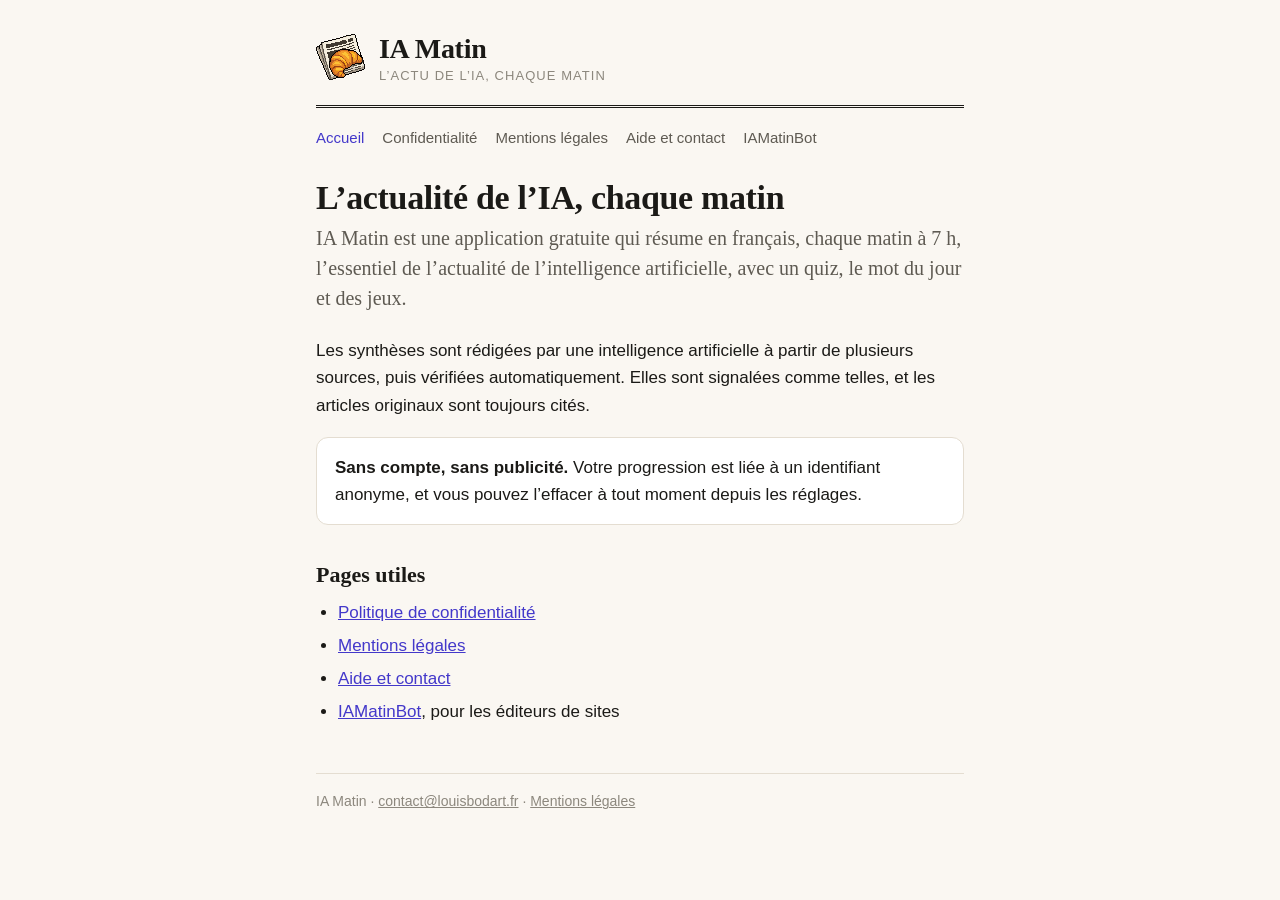
<file: index.html>
<!doctype html>
<html lang="fr">
<head>
  <meta charset="utf-8">
  <meta name="viewport" content="width=device-width, initial-scale=1">
  <title>IA Matin</title>
  <meta name="description" content="IA Matin, l’actualité de l’intelligence artificielle en français, chaque matin.">
  <link rel="icon" href="favicon.png">
  <link rel="stylesheet" href="style.css">
</head>
<body>
  <div class="page">
    <header class="masthead">
      <a href=""><img src="logo.png" alt=""></a>
      <div>
        <a href="" class="brand">IA Matin</a>
        <div class="tagline">L’actu de l’IA, chaque matin</div>
      </div>
    </header>
    <nav aria-label="Pages">
      <a href="" aria-current="page">Accueil</a>
      <a href="confidentialite/">Confidentialité</a>
      <a href="mentions-legales/">Mentions légales</a>
      <a href="support/">Aide et contact</a>
      <a href="bot/">IAMatinBot</a>
    </nav>
    <main>

      <h1>L’actualité de l’IA, chaque matin</h1>
      <p class="lede">IA Matin est une application gratuite qui résume en français, chaque matin à 7 h, l’essentiel de l’actualité de l’intelligence artificielle, avec un quiz, le mot du jour et des jeux.</p>
      <p>Les synthèses sont rédigées par une intelligence artificielle à partir de plusieurs sources, puis vérifiées automatiquement. Elles sont signalées comme telles, et les articles originaux sont toujours cités.</p>
      <div class="box">
        <p><strong>Sans compte, sans publicité.</strong> Votre progression est liée à un identifiant anonyme, et vous pouvez l’effacer à tout moment depuis les réglages.</p>
      </div>
      <h2>Pages utiles</h2>
      <ul>
        <li><a href="confidentialite/">Politique de confidentialité</a></li>
        <li><a href="mentions-legales/">Mentions légales</a></li>
        <li><a href="support/">Aide et contact</a></li>
        <li><a href="bot/">IAMatinBot</a>, pour les éditeurs de sites</li>
      </ul>
    </main>
    <footer>
      IA Matin · <a href="mailto:contact@louisbodart.fr">contact@louisbodart.fr</a> · <a href="mentions-legales/">Mentions légales</a>
    </footer>
  </div>
</body>
</html>
</file>
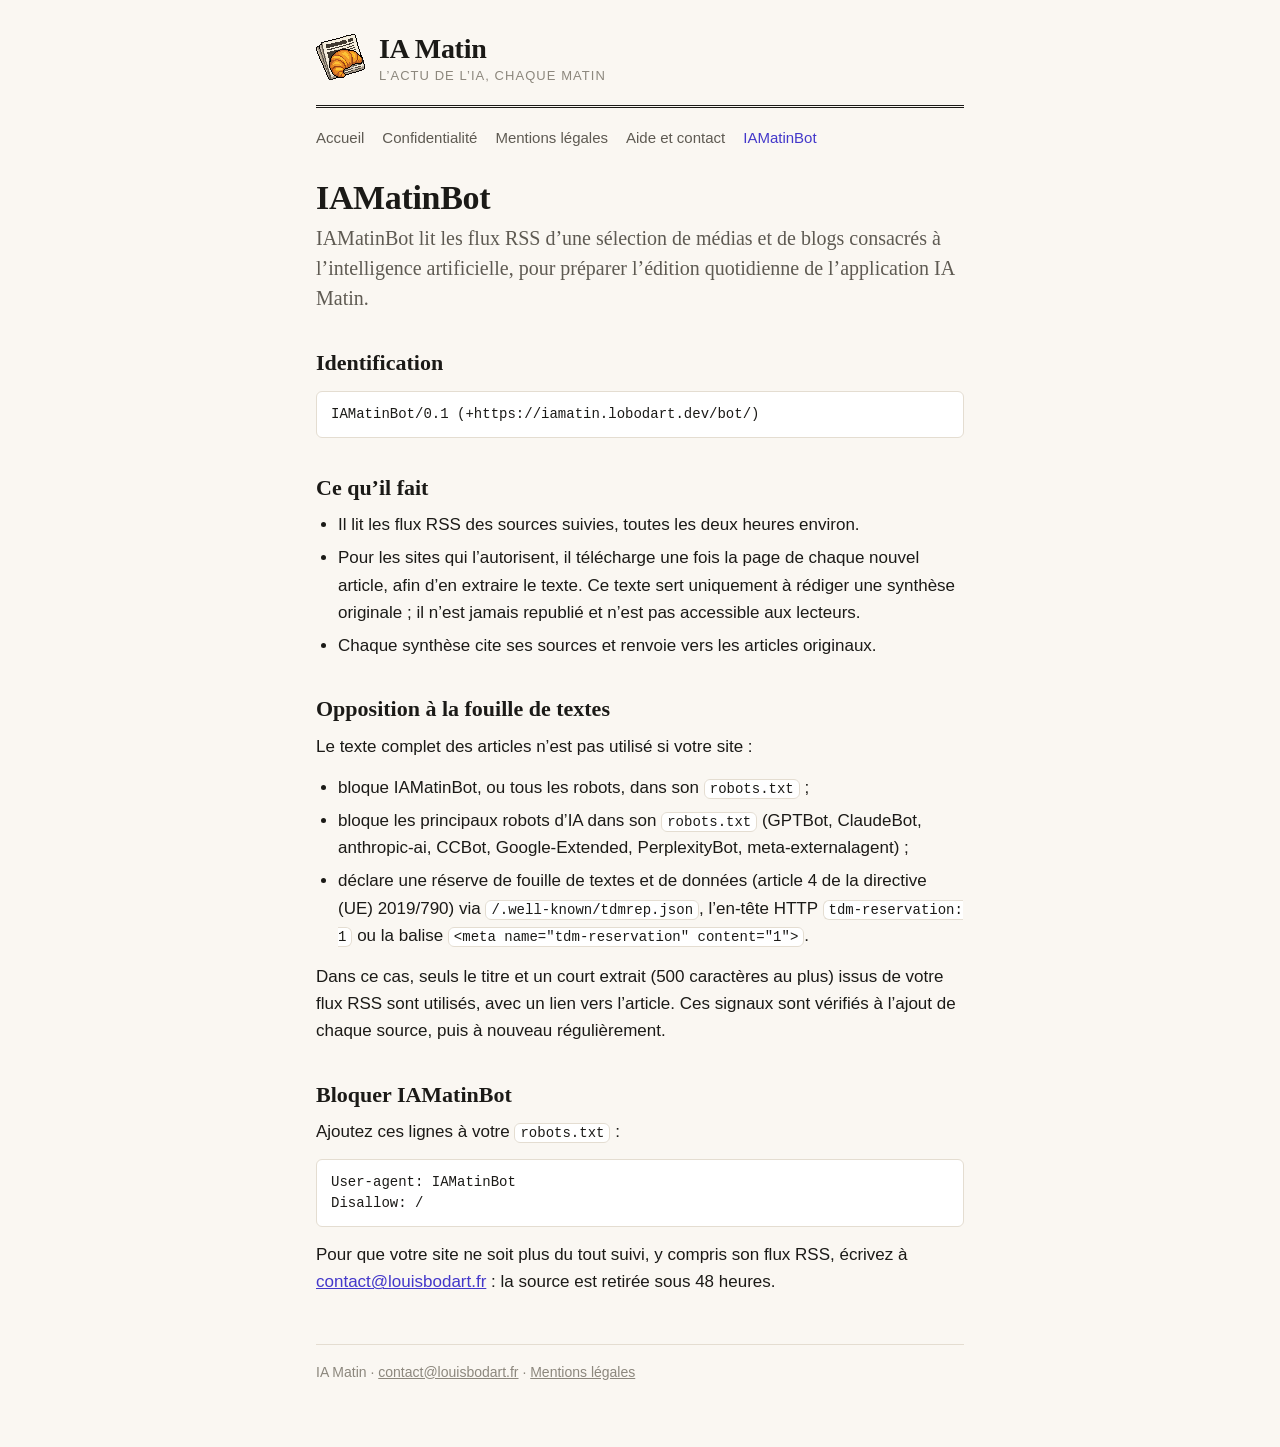
<file: bot/index.html>
<!doctype html>
<html lang="fr">
<head>
  <meta charset="utf-8">
  <meta name="viewport" content="width=device-width, initial-scale=1">
  <title>IAMatinBot · IA Matin</title>
  <meta name="description" content="IAMatinBot, le robot qui lit les flux RSS pour l’application IA Matin, et comment le bloquer.">
  <link rel="icon" href="../favicon.png">
  <link rel="stylesheet" href="../style.css">
</head>
<body>
  <div class="page">
    <header class="masthead">
      <a href="../"><img src="../logo.png" alt=""></a>
      <div>
        <a href="../" class="brand">IA Matin</a>
        <div class="tagline">L’actu de l’IA, chaque matin</div>
      </div>
    </header>
    <nav aria-label="Pages">
      <a href="../">Accueil</a>
      <a href="../confidentialite/">Confidentialité</a>
      <a href="../mentions-legales/">Mentions légales</a>
      <a href="../support/">Aide et contact</a>
      <a href="../bot/" aria-current="page">IAMatinBot</a>
    </nav>
    <main>

      <h1>IAMatinBot</h1>
      <p class="lede">IAMatinBot lit les flux RSS d’une sélection de médias et de blogs consacrés à l’intelligence artificielle, pour préparer l’édition quotidienne de l’application IA Matin.</p>

      <h2>Identification</h2>
      <pre><code>IAMatinBot/0.1 (+https://iamatin.lobodart.dev/bot/)</code></pre>

      <h2>Ce qu’il fait</h2>
      <ul>
        <li>Il lit les flux RSS des sources suivies, toutes les deux heures environ.</li>
        <li>Pour les sites qui l’autorisent, il télécharge une fois la page de chaque nouvel article, afin d’en extraire le texte. Ce texte sert uniquement à rédiger une synthèse originale ; il n’est jamais republié et n’est pas accessible aux lecteurs.</li>
        <li>Chaque synthèse cite ses sources et renvoie vers les articles originaux.</li>
      </ul>

      <h2>Opposition à la fouille de textes</h2>
      <p>Le texte complet des articles n’est pas utilisé si votre site :</p>
      <ul>
        <li>bloque IAMatinBot, ou tous les robots, dans son <code>robots.txt</code> ;</li>
        <li>bloque les principaux robots d’IA dans son <code>robots.txt</code> (GPTBot, ClaudeBot, anthropic-ai, CCBot, Google-Extended, PerplexityBot, meta-externalagent) ;</li>
        <li>déclare une réserve de fouille de textes et de données (article 4 de la directive (UE) 2019/790) via <code>/.well-known/tdmrep.json</code>, l’en-tête HTTP <code>tdm-reservation: 1</code> ou la balise <code>&lt;meta name="tdm-reservation" content="1"&gt;</code>.</li>
      </ul>
      <p>Dans ce cas, seuls le titre et un court extrait (500 caractères au plus) issus de votre flux RSS sont utilisés, avec un lien vers l’article. Ces signaux sont vérifiés à l’ajout de chaque source, puis à nouveau régulièrement.</p>

      <h2>Bloquer IAMatinBot</h2>
      <p>Ajoutez ces lignes à votre <code>robots.txt</code> :</p>
      <pre><code>User-agent: IAMatinBot
Disallow: /</code></pre>
      <p>Pour que votre site ne soit plus du tout suivi, y compris son flux RSS, écrivez à <a href="mailto:contact@louisbodart.fr?subject=IAMatinBot">contact@louisbodart.fr</a> : la source est retirée sous 48 heures.</p>
    </main>
    <footer>
      IA Matin · <a href="mailto:contact@louisbodart.fr">contact@louisbodart.fr</a> · <a href="../mentions-legales/">Mentions légales</a>
    </footer>
  </div>
</body>
</html>
</file>
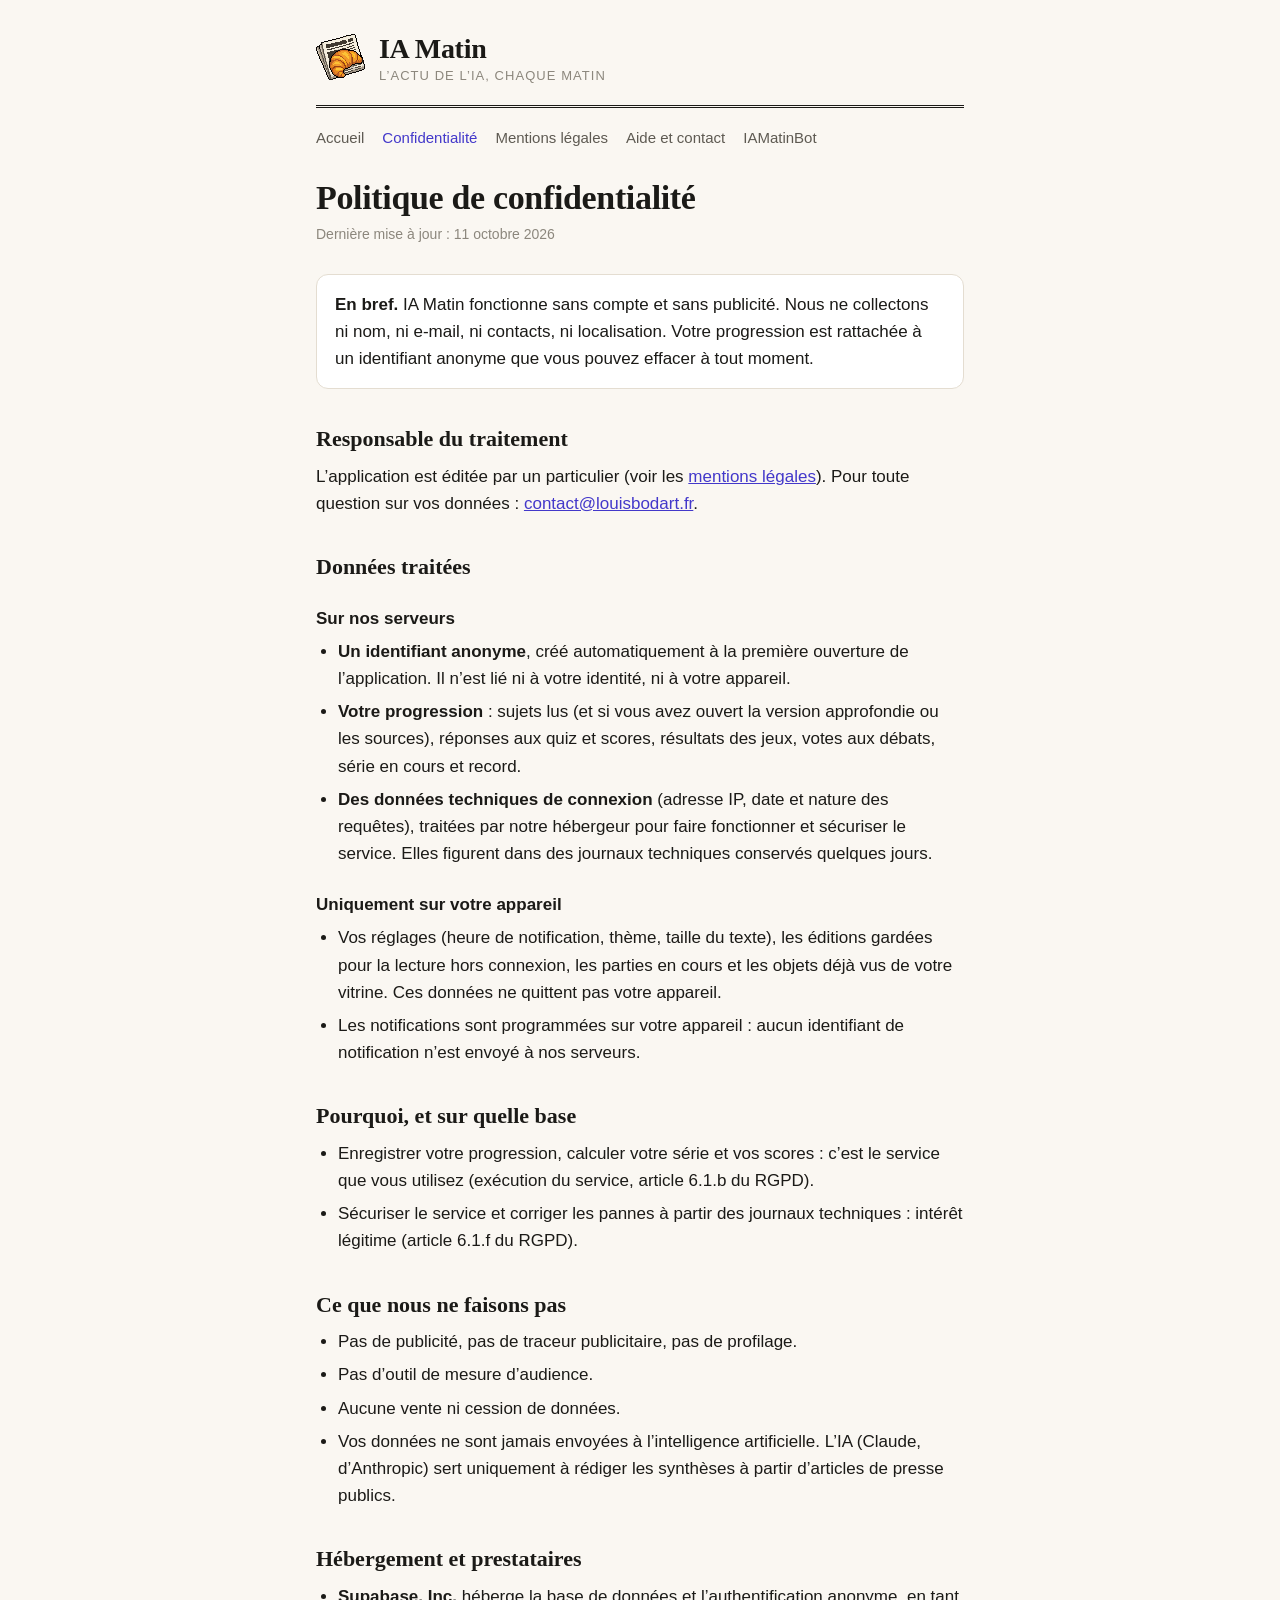
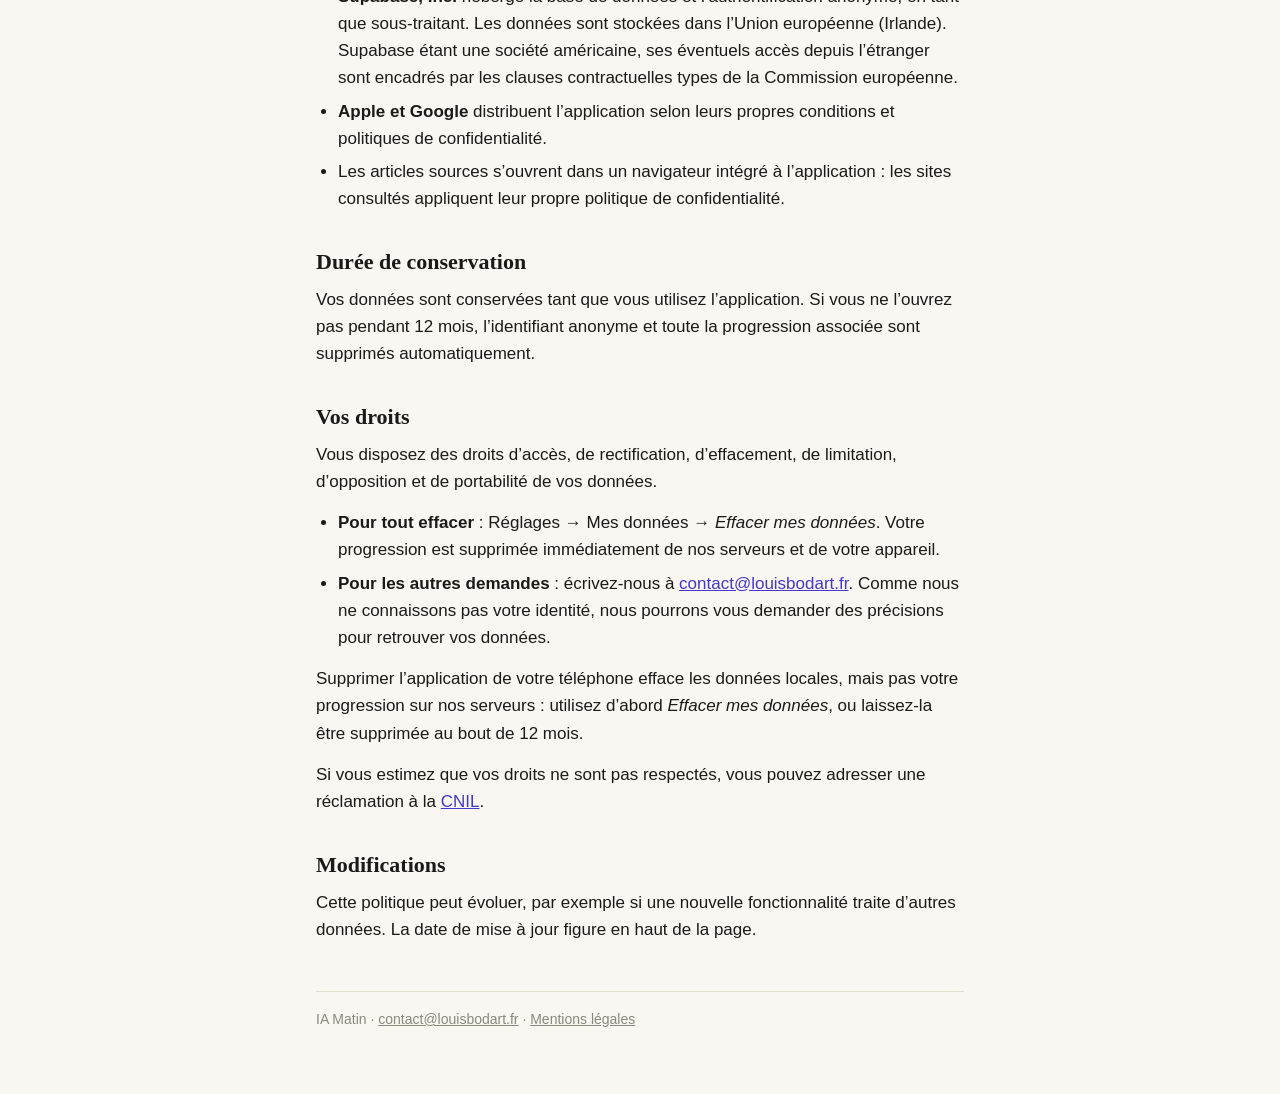
<file: confidentialite/index.html>
<!doctype html>
<html lang="fr">
<head>
  <meta charset="utf-8">
  <meta name="viewport" content="width=device-width, initial-scale=1">
  <title>Confidentialité · IA Matin</title>
  <meta name="description" content="Politique de confidentialité de l’application IA Matin.">
  <link rel="icon" href="../favicon.png">
  <link rel="stylesheet" href="../style.css">
</head>
<body>
  <div class="page">
    <header class="masthead">
      <a href="../"><img src="../logo.png" alt=""></a>
      <div>
        <a href="../" class="brand">IA Matin</a>
        <div class="tagline">L’actu de l’IA, chaque matin</div>
      </div>
    </header>
    <nav aria-label="Pages">
      <a href="../">Accueil</a>
      <a href="../confidentialite/" aria-current="page">Confidentialité</a>
      <a href="../mentions-legales/">Mentions légales</a>
      <a href="../support/">Aide et contact</a>
      <a href="../bot/">IAMatinBot</a>
    </nav>
    <main>

      <h1>Politique de confidentialité</h1>
      <p class="updated">Dernière mise à jour : 11 octobre 2026</p>
      <div class="box">
        <p><strong>En bref.</strong> IA Matin fonctionne sans compte et sans publicité. Nous ne collectons ni nom, ni e-mail, ni contacts, ni localisation. Votre progression est rattachée à un identifiant anonyme que vous pouvez effacer à tout moment.</p>
      </div>

      <h2>Responsable du traitement</h2>
      <p>L’application est éditée par un particulier (voir les <a href="../mentions-legales/">mentions légales</a>). Pour toute question sur vos données : <a href="mailto:contact@louisbodart.fr">contact@louisbodart.fr</a>.</p>

      <h2>Données traitées</h2>
      <h3>Sur nos serveurs</h3>
      <ul>
        <li><strong>Un identifiant anonyme</strong>, créé automatiquement à la première ouverture de l’application. Il n’est lié ni à votre identité, ni à votre appareil.</li>
        <li><strong>Votre progression</strong> : sujets lus (et si vous avez ouvert la version approfondie ou les sources), réponses aux quiz et scores, résultats des jeux, votes aux débats, série en cours et record.</li>
        <li><strong>Des données techniques de connexion</strong> (adresse IP, date et nature des requêtes), traitées par notre hébergeur pour faire fonctionner et sécuriser le service. Elles figurent dans des journaux techniques conservés quelques jours.</li>
      </ul>
      <h3>Uniquement sur votre appareil</h3>
      <ul>
        <li>Vos réglages (heure de notification, thème, taille du texte), les éditions gardées pour la lecture hors connexion, les parties en cours et les objets déjà vus de votre vitrine. Ces données ne quittent pas votre appareil.</li>
        <li>Les notifications sont programmées sur votre appareil : aucun identifiant de notification n’est envoyé à nos serveurs.</li>
      </ul>

      <h2>Pourquoi, et sur quelle base</h2>
      <ul>
        <li>Enregistrer votre progression, calculer votre série et vos scores : c’est le service que vous utilisez (exécution du service, article 6.1.b du RGPD).</li>
        <li>Sécuriser le service et corriger les pannes à partir des journaux techniques : intérêt légitime (article 6.1.f du RGPD).</li>
      </ul>

      <h2>Ce que nous ne faisons pas</h2>
      <ul>
        <li>Pas de publicité, pas de traceur publicitaire, pas de profilage.</li>
        <li>Pas d’outil de mesure d’audience.</li>
        <li>Aucune vente ni cession de données.</li>
        <li>Vos données ne sont jamais envoyées à l’intelligence artificielle. L’IA (Claude, d’Anthropic) sert uniquement à rédiger les synthèses à partir d’articles de presse publics.</li>
      </ul>

      <h2>Hébergement et prestataires</h2>
      <ul>
        <li><strong>Supabase, Inc.</strong> héberge la base de données et l’authentification anonyme, en tant que sous-traitant. Les données sont stockées dans l’Union européenne (Irlande). Supabase étant une société américaine, ses éventuels accès depuis l’étranger sont encadrés par les clauses contractuelles types de la Commission européenne.</li>
        <li><strong>Apple et Google</strong> distribuent l’application selon leurs propres conditions et politiques de confidentialité.</li>
        <li>Les articles sources s’ouvrent dans un navigateur intégré à l’application : les sites consultés appliquent leur propre politique de confidentialité.</li>
      </ul>

      <h2>Durée de conservation</h2>
      <p>Vos données sont conservées tant que vous utilisez l’application. Si vous ne l’ouvrez pas pendant 12 mois, l’identifiant anonyme et toute la progression associée sont supprimés automatiquement.</p>

      <h2>Vos droits</h2>
      <p>Vous disposez des droits d’accès, de rectification, d’effacement, de limitation, d’opposition et de portabilité de vos données.</p>
      <ul>
        <li><strong>Pour tout effacer</strong> : Réglages → Mes données → <em>Effacer mes données</em>. Votre progression est supprimée immédiatement de nos serveurs et de votre appareil.</li>
        <li><strong>Pour les autres demandes</strong> : écrivez-nous à <a href="mailto:contact@louisbodart.fr">contact@louisbodart.fr</a>. Comme nous ne connaissons pas votre identité, nous pourrons vous demander des précisions pour retrouver vos données.</li>
      </ul>
      <p>Supprimer l’application de votre téléphone efface les données locales, mais pas votre progression sur nos serveurs : utilisez d’abord <em>Effacer mes données</em>, ou laissez-la être supprimée au bout de 12 mois.</p>
      <p>Si vous estimez que vos droits ne sont pas respectés, vous pouvez adresser une réclamation à la <a href="https://www.cnil.fr/fr/plaintes">CNIL</a>.</p>

      <h2>Modifications</h2>
      <p>Cette politique peut évoluer, par exemple si une nouvelle fonctionnalité traite d’autres données. La date de mise à jour figure en haut de la page.</p>
    </main>
    <footer>
      IA Matin · <a href="mailto:contact@louisbodart.fr">contact@louisbodart.fr</a> · <a href="../mentions-legales/">Mentions légales</a>
    </footer>
  </div>
</body>
</html>
</file>
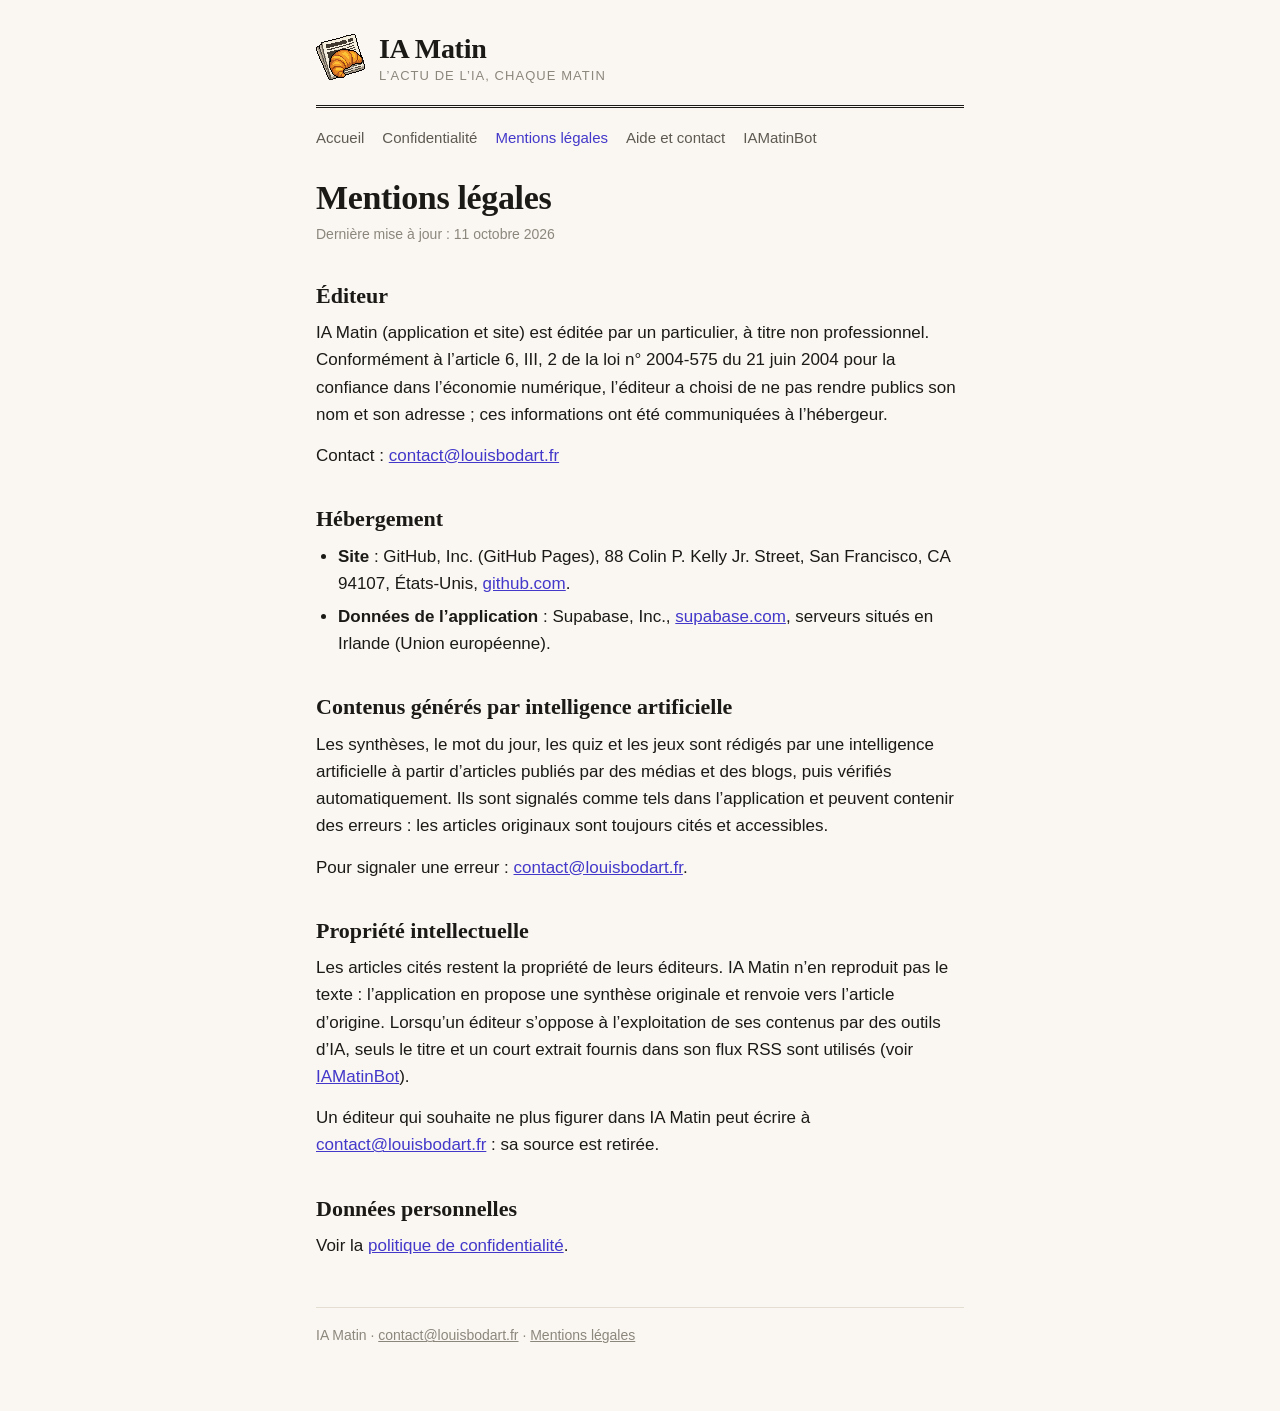
<file: mentions-legales/index.html>
<!doctype html>
<html lang="fr">
<head>
  <meta charset="utf-8">
  <meta name="viewport" content="width=device-width, initial-scale=1">
  <title>Mentions légales · IA Matin</title>
  <meta name="description" content="Mentions légales de l’application IA Matin.">
  <link rel="icon" href="../favicon.png">
  <link rel="stylesheet" href="../style.css">
</head>
<body>
  <div class="page">
    <header class="masthead">
      <a href="../"><img src="../logo.png" alt=""></a>
      <div>
        <a href="../" class="brand">IA Matin</a>
        <div class="tagline">L’actu de l’IA, chaque matin</div>
      </div>
    </header>
    <nav aria-label="Pages">
      <a href="../">Accueil</a>
      <a href="../confidentialite/">Confidentialité</a>
      <a href="../mentions-legales/" aria-current="page">Mentions légales</a>
      <a href="../support/">Aide et contact</a>
      <a href="../bot/">IAMatinBot</a>
    </nav>
    <main>

      <h1>Mentions légales</h1>
      <p class="updated">Dernière mise à jour : 11 octobre 2026</p>

      <h2>Éditeur</h2>
      <p>IA Matin (application et site) est éditée par un particulier, à titre non professionnel. Conformément à l’article 6, III, 2 de la loi n° 2004-575 du 21 juin 2004 pour la confiance dans l’économie numérique, l’éditeur a choisi de ne pas rendre publics son nom et son adresse ; ces informations ont été communiquées à l’hébergeur.</p>
      <p>Contact : <a href="mailto:contact@louisbodart.fr">contact@louisbodart.fr</a></p>

      <h2>Hébergement</h2>
      <ul>
        <li><strong>Site</strong> : GitHub, Inc. (GitHub Pages), 88 Colin P. Kelly Jr. Street, San Francisco, CA 94107, États-Unis, <a href="https://github.com">github.com</a>.</li>
        <li><strong>Données de l’application</strong> : Supabase, Inc., <a href="https://supabase.com">supabase.com</a>, serveurs situés en Irlande (Union européenne).</li>
      </ul>

      <h2>Contenus générés par intelligence artificielle</h2>
      <p>Les synthèses, le mot du jour, les quiz et les jeux sont rédigés par une intelligence artificielle à partir d’articles publiés par des médias et des blogs, puis vérifiés automatiquement. Ils sont signalés comme tels dans l’application et peuvent contenir des erreurs : les articles originaux sont toujours cités et accessibles.</p>
      <p>Pour signaler une erreur : <a href="mailto:contact@louisbodart.fr?subject=IA%20Matin%20-%20Erreur">contact@louisbodart.fr</a>.</p>

      <h2>Propriété intellectuelle</h2>
      <p>Les articles cités restent la propriété de leurs éditeurs. IA Matin n’en reproduit pas le texte : l’application en propose une synthèse originale et renvoie vers l’article d’origine. Lorsqu’un éditeur s’oppose à l’exploitation de ses contenus par des outils d’IA, seuls le titre et un court extrait fournis dans son flux RSS sont utilisés (voir <a href="../bot/">IAMatinBot</a>).</p>
      <p>Un éditeur qui souhaite ne plus figurer dans IA Matin peut écrire à <a href="mailto:contact@louisbodart.fr">contact@louisbodart.fr</a> : sa source est retirée.</p>

      <h2>Données personnelles</h2>
      <p>Voir la <a href="../confidentialite/">politique de confidentialité</a>.</p>
    </main>
    <footer>
      IA Matin · <a href="mailto:contact@louisbodart.fr">contact@louisbodart.fr</a> · <a href="../mentions-legales/">Mentions légales</a>
    </footer>
  </div>
</body>
</html>
</file>
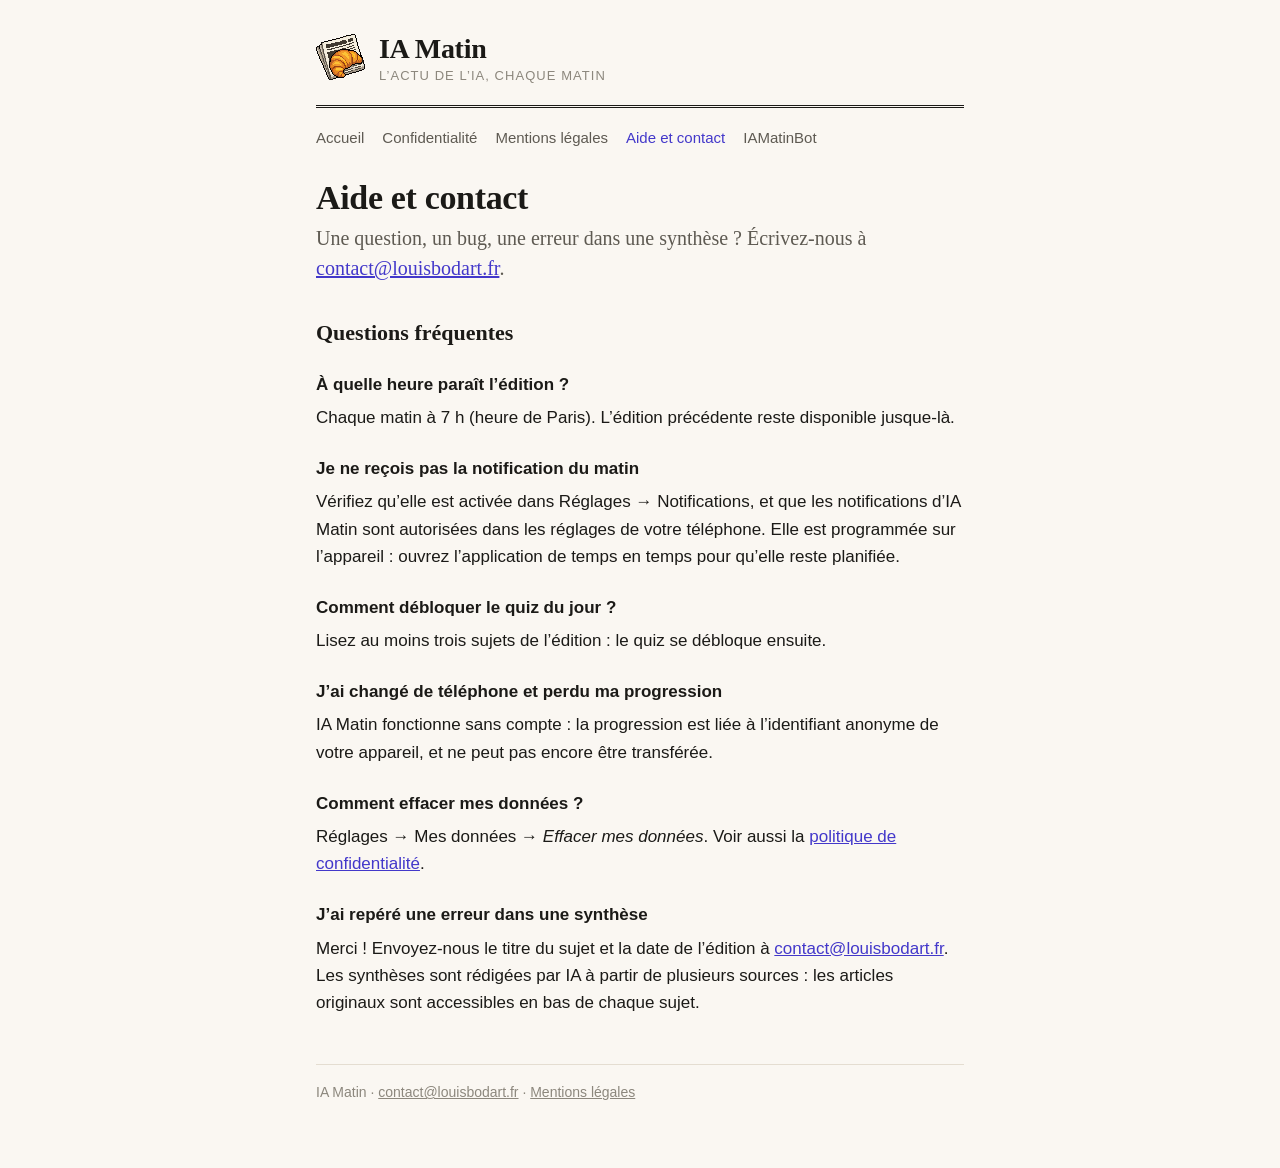
<file: support/index.html>
<!doctype html>
<html lang="fr">
<head>
  <meta charset="utf-8">
  <meta name="viewport" content="width=device-width, initial-scale=1">
  <title>Aide et contact · IA Matin</title>
  <meta name="description" content="Aide et contact pour l’application IA Matin.">
  <link rel="icon" href="../favicon.png">
  <link rel="stylesheet" href="../style.css">
</head>
<body>
  <div class="page">
    <header class="masthead">
      <a href="../"><img src="../logo.png" alt=""></a>
      <div>
        <a href="../" class="brand">IA Matin</a>
        <div class="tagline">L’actu de l’IA, chaque matin</div>
      </div>
    </header>
    <nav aria-label="Pages">
      <a href="../">Accueil</a>
      <a href="../confidentialite/">Confidentialité</a>
      <a href="../mentions-legales/">Mentions légales</a>
      <a href="../support/" aria-current="page">Aide et contact</a>
      <a href="../bot/">IAMatinBot</a>
    </nav>
    <main>

      <h1>Aide et contact</h1>
      <p class="lede">Une question, un bug, une erreur dans une synthèse ? Écrivez-nous à <a href="mailto:contact@louisbodart.fr?subject=IA%20Matin">contact@louisbodart.fr</a>.</p>

      <h2>Questions fréquentes</h2>
      <h3>À quelle heure paraît l’édition ?</h3>
      <p>Chaque matin à 7 h (heure de Paris). L’édition précédente reste disponible jusque-là.</p>
      <h3>Je ne reçois pas la notification du matin</h3>
      <p>Vérifiez qu’elle est activée dans Réglages → Notifications, et que les notifications d’IA Matin sont autorisées dans les réglages de votre téléphone. Elle est programmée sur l’appareil : ouvrez l’application de temps en temps pour qu’elle reste planifiée.</p>
      <h3>Comment débloquer le quiz du jour ?</h3>
      <p>Lisez au moins trois sujets de l’édition : le quiz se débloque ensuite.</p>
      <h3>J’ai changé de téléphone et perdu ma progression</h3>
      <p>IA Matin fonctionne sans compte : la progression est liée à l’identifiant anonyme de votre appareil, et ne peut pas encore être transférée.</p>
      <h3>Comment effacer mes données ?</h3>
      <p>Réglages → Mes données → <em>Effacer mes données</em>. Voir aussi la <a href="../confidentialite/">politique de confidentialité</a>.</p>
      <h3>J’ai repéré une erreur dans une synthèse</h3>
      <p>Merci ! Envoyez-nous le titre du sujet et la date de l’édition à <a href="mailto:contact@louisbodart.fr?subject=IA%20Matin%20-%20Erreur">contact@louisbodart.fr</a>. Les synthèses sont rédigées par IA à partir de plusieurs sources : les articles originaux sont accessibles en bas de chaque sujet.</p>
    </main>
    <footer>
      IA Matin · <a href="mailto:contact@louisbodart.fr">contact@louisbodart.fr</a> · <a href="../mentions-legales/">Mentions légales</a>
    </footer>
  </div>
</body>
</html>
</file>
<file: style.css>
:root {
  --paper: #faf7f2;
  --surface: #ffffff;
  --border: #e4ddd1;
  --ink: #1b1a17;
  --ink-2: #5e5a52;
  --ink-3: #8c877d;
  --accent: #4338ca;
  --serif: 'Iowan Old Style', 'Palatino Linotype', Palatino, Georgia, serif;
  --sans: -apple-system, BlinkMacSystemFont, 'Segoe UI', Roboto, 'Helvetica Neue', Arial, sans-serif;
  color-scheme: light dark;
}
@media (prefers-color-scheme: dark) {
  :root {
    --paper: #141311;
    --surface: #1d1c19;
    --border: #34312b;
    --ink: #f3efe7;
    --ink-2: #b5afa4;
    --ink-3: #857f74;
    --accent: #8b85f0;
  }
}
* { box-sizing: border-box; }
body {
  margin: 0;
  background: var(--paper);
  color: var(--ink);
  font: 17px/1.6 var(--sans);
  -webkit-text-size-adjust: 100%;
}
.page { max-width: 680px; margin: 0 auto; padding: 32px 16px 64px; }
header.masthead {
  display: flex; align-items: center; gap: 14px;
  padding-bottom: 16px; margin-bottom: 8px;
  border-bottom: 3px double var(--ink);
}
header.masthead img { width: 49px; height: 49px; image-rendering: pixelated; }
header.masthead a { color: inherit; text-decoration: none; }
.brand { font: 700 28px/1.1 var(--serif); letter-spacing: -0.01em; }
.tagline { font-size: 13px; color: var(--ink-3); text-transform: uppercase; letter-spacing: 0.08em; }
nav { display: flex; flex-wrap: wrap; gap: 6px 18px; padding: 10px 0 28px; font-size: 15px; }
nav a { color: var(--ink-2); text-decoration: none; }
nav a:hover, nav a[aria-current='page'] { color: var(--accent); }
h1 { font: 700 34px/1.15 var(--serif); margin: 0 0 6px; letter-spacing: -0.01em; }
.updated { color: var(--ink-3); font-size: 14px; margin: 0 0 28px; }
h2 { font: 700 22px/1.25 var(--serif); margin: 36px 0 10px; }
h3 { font-size: 17px; margin: 24px 0 6px; }
p, ul { margin: 0 0 14px; }
ul { padding-left: 22px; }
li { margin-bottom: 6px; }
a { color: var(--accent); }
strong { font-weight: 650; }
.lede { font: 20px/1.5 var(--serif); color: var(--ink-2); margin-bottom: 24px; }
.box {
  background: var(--surface); border: 1px solid var(--border); border-radius: 12px;
  padding: 16px 18px; margin: 18px 0;
}
.box p:last-child, .box ul:last-child { margin-bottom: 0; }
code, pre {
  font: 14px/1.5 ui-monospace, SFMono-Regular, Menlo, Consolas, monospace;
  background: var(--surface); border: 1px solid var(--border); border-radius: 6px;
}
code { padding: 1px 5px; overflow-wrap: anywhere; }
pre { padding: 12px 14px; overflow-x: auto; }
pre code { border: 0; padding: 0; background: none; }
footer { margin-top: 48px; padding-top: 16px; border-top: 1px solid var(--border); font-size: 14px; color: var(--ink-3); }
footer a { color: var(--ink-3); }
</file>
